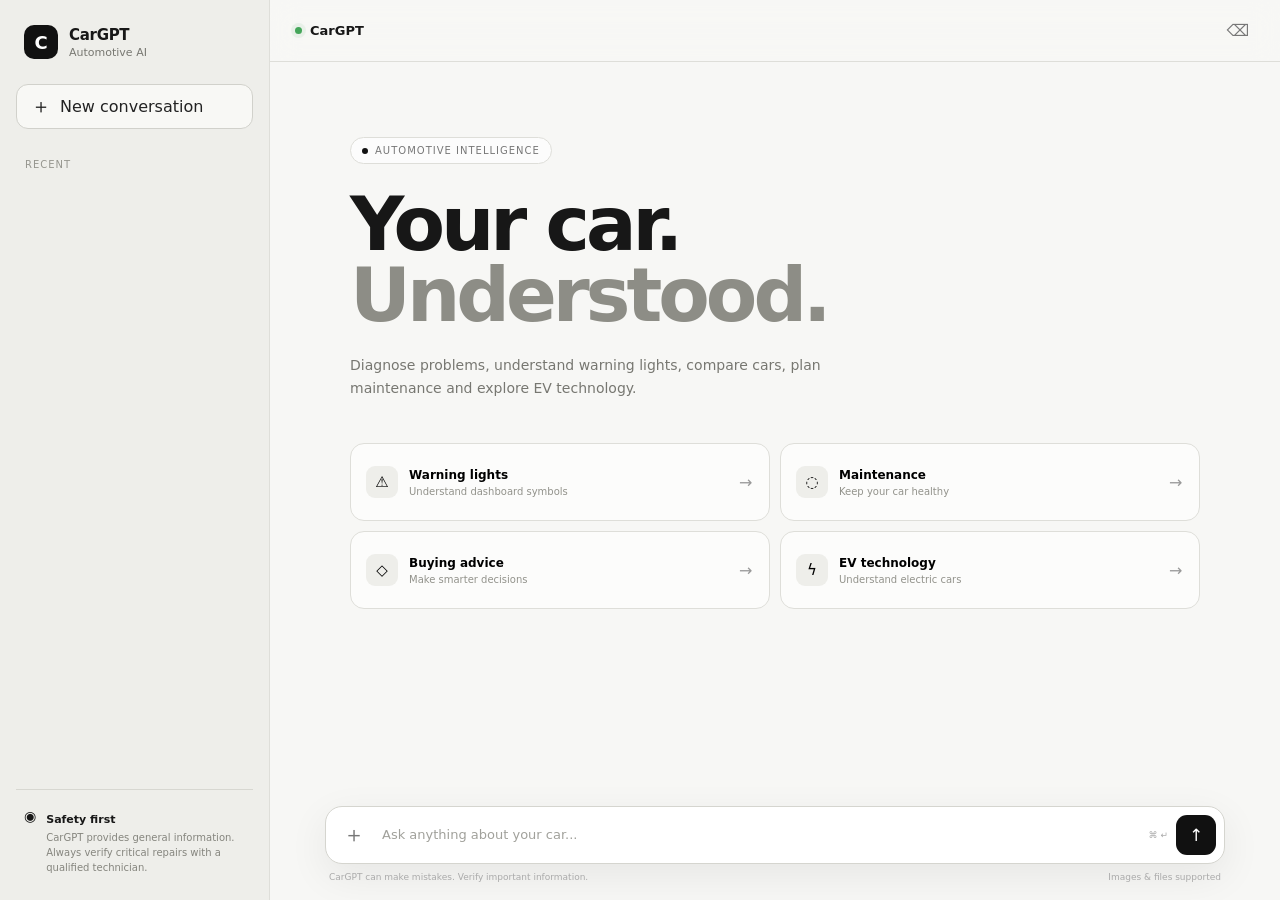
<file: cargpt-backend/public/index.html>
<!DOCTYPE html>
<html lang="en">
<head>
    <meta charset="UTF-8">
    <meta name="viewport" content="width=device-width, initial-scale=1.0">
    <meta name="description" content="CarGPT is an AI automotive assistant for diagnostics, maintenance, buying advice and EV questions.">
    <title>CarGPT — Automotive Assistant</title>
    <link rel="stylesheet" href="styles.css">
</head>
<body>

    <div class="app">

        <aside class="sidebar" id="sidebar">
            <div class="brand">
                <div class="brand-mark">C</div>
                <div>
                    <strong>CarGPT</strong>
                    <span>Automotive AI</span>
                </div>
            </div>

            <button class="new-chat" id="newChat">
                <span>＋</span>
                <span>New conversation</span>
            </button>

            <div class="sidebar-section">
                <div class="section-label">Recent</div>
                <div class="history" id="history"></div>
            </div>

            <div class="sidebar-bottom">
                <div class="safety-card">
                    <span class="safety-icon">◉</span>
                    <div>
                        <strong>Safety first</strong>
                        <p>CarGPT provides general information. Always verify critical repairs with a qualified technician.</p>
                    </div>
                </div>
            </div>
        </aside>

        <main class="main">

            <header class="topbar">
                <button class="mobile-menu" id="mobileMenu" aria-label="Open menu">☰</button>

                <div class="top-title">
                    <span class="status-dot"></span>
                    <span>CarGPT</span>
                </div>

                <div class="top-actions">
                    <button class="icon-button" id="clearChat" title="Clear conversation">⌫</button>
                </div>
            </header>

            <section class="content" id="content">

                <div class="hero" id="hero">
                    <div class="hero-badge">
                        <span></span>
                        Automotive intelligence
                    </div>

                    <h1>Your car.<br><em>Understood.</em></h1>

                    <p>
                        Diagnose problems, understand warning lights,
                        compare cars, plan maintenance and explore EV technology.
                    </p>

                    <div class="prompt-grid">
                        <button class="prompt-card" data-prompt="What does my check engine light mean?">
                            <span class="prompt-icon">⚠</span>
                            <span>
                                <strong>Warning lights</strong>
                                <small>Understand dashboard symbols</small>
                            </span>
                            <b>→</b>
                        </button>

                        <button class="prompt-card" data-prompt="How often should I change my engine oil?">
                            <span class="prompt-icon">◌</span>
                            <span>
                                <strong>Maintenance</strong>
                                <small>Keep your car healthy</small>
                            </span>
                            <b>→</b>
                        </button>

                        <button class="prompt-card" data-prompt="What should I check before buying a used car?">
                            <span class="prompt-icon">◇</span>
                            <span>
                                <strong>Buying advice</strong>
                                <small>Make smarter decisions</small>
                            </span>
                            <b>→</b>
                        </button>

                        <button class="prompt-card" data-prompt="Explain how electric vehicle batteries work.">
                            <span class="prompt-icon">ϟ</span>
                            <span>
                                <strong>EV technology</strong>
                                <small>Understand electric cars</small>
                            </span>
                            <b>→</b>
                        </button>
                    </div>
                </div>

                <div class="thread" id="thread"></div>

            </section>

            <div class="composer-area">

                <div class="drop-overlay" id="dropOverlay">
                    <div class="drop-box">
                        <div class="drop-symbol">↑</div>
                        <strong>Drop files here</strong>
                        <span>Images, PDFs, documents and data files</span>
                    </div>
                </div>

                <div class="attachment-tray hidden" id="attachmentTray">
                    <div class="attachment-header">
                        <span id="attachmentCount">0 attachments</span>
                        <button id="clearAttachments">Clear all</button>
                    </div>
                    <div class="attachments" id="attachments"></div>
                </div>

                <div class="composer">

                    <button
                        class="attach-button"
                        id="attachButton"
                        title="Attach files"
                        aria-label="Attach files"
                    >
                        <span>＋</span>
                    </button>

                    <textarea
                        id="messageInput"
                        rows="1"
                        placeholder="Ask anything about your car..."
                        aria-label="Message"
                    ></textarea>

                    <div class="composer-actions">
                        <span class="shortcut">⌘ ↵</span>

                        <button class="send-button" id="sendButton" aria-label="Send message">
                            <span>↑</span>
                        </button>
                    </div>

                    <input
                        type="file"
                        id="fileInput"
                        multiple
                        accept="image/*,.pdf,.txt,.csv,.json,.doc,.docx,.xls,.xlsx"
                        hidden
                    >
                </div>

                <div class="composer-footer">
                    <span>CarGPT can make mistakes. Verify important information.</span>
                    <span>Images & files supported</span>
                </div>
            </div>

        </main>
    </div>

    <div class="toast-container" id="toastContainer"></div>

    <div class="lightbox hidden" id="lightbox">
        <button class="lightbox-close" id="lightboxClose">×</button>
        <img id="lightboxImage" alt="Attachment preview">
    </div>

    <script src="app.js"></script>
</body>
</html>
</file>
<file: cargpt-backend/public/styles.css>
:root {
    --bg: #f7f7f5;
    --surface: #ffffff;
    --surface-2: #f1f1ee;
    --border: #deded9;
    --text: #171717;
    --muted: #777771;
    --soft: #9a9a94;
    --accent: #111111;
    --sidebar: #eeeeea;
    --danger: #d94a4a;
    --radius: 18px;
}

* {
    box-sizing: border-box;
    margin: 0;
    padding: 0;
}

body {
    font-family: Inter, ui-sans-serif, system-ui, -apple-system, BlinkMacSystemFont, "Segoe UI", sans-serif;
    background: var(--bg);
    color: var(--text);
    height: 100vh;
    overflow: hidden;
}

button,
textarea,
input {
    font: inherit;
}

button {
    border: 0;
    cursor: pointer;
}

.app {
    display: flex;
    width: 100%;
    height: 100vh;
}

.sidebar {
    width: 270px;
    flex-shrink: 0;
    background: var(--sidebar);
    border-right: 1px solid var(--border);
    padding: 22px 16px;
    display: flex;
    flex-direction: column;
}

.brand {
    display: flex;
    align-items: center;
    gap: 11px;
    padding: 3px 8px 25px;
}

.brand-mark {
    width: 34px;
    height: 34px;
    background: #111;
    color: white;
    border-radius: 10px;
    display: grid;
    place-items: center;
    font-weight: 800;
    font-size: 18px;
}

.brand strong {
    display: block;
    font-size: 15px;
    letter-spacing: -.3px;
}

.brand span {
    display: block;
    color: var(--muted);
    font-size: 11px;
    margin-top: 2px;
}

.new-chat {
    width: 100%;
    height: 45px;
    border: 1px solid #d1d1cb;
    background: #f8f8f5;
    border-radius: 12px;
    display: flex;
    align-items: center;
    gap: 9px;
    padding: 0 14px;
    color: #222;
    transition: .2s;
}

.new-chat:hover {
    background: white;
    transform: translateY(-1px);
}

.new-chat span:first-child {
    font-size: 20px;
}

.sidebar-section {
    margin-top: 30px;
    flex: 1;
    min-height: 0;
}

.section-label {
    text-transform: uppercase;
    letter-spacing: 1px;
    color: #96968f;
    font-size: 10px;
    padding: 0 9px 10px;
}

.history {
    overflow-y: auto;
    max-height: calc(100vh - 260px);
}

.history-item {
    padding: 10px;
    border-radius: 9px;
    color: #555;
    font-size: 12px;
    white-space: nowrap;
    overflow: hidden;
    text-overflow: ellipsis;
    cursor: pointer;
}

.history-item:hover {
    background: #e5e5e0;
}

.safety-card {
    border-top: 1px solid #d7d7d1;
    padding: 18px 8px 3px;
    display: flex;
    gap: 10px;
}

.safety-icon {
    font-size: 14px;
}

.safety-card strong {
    font-size: 11px;
}

.safety-card p {
    color: #85857e;
    font-size: 10px;
    line-height: 1.5;
    margin-top: 3px;
}

.main {
    min-width: 0;
    flex: 1;
    height: 100%;
    position: relative;
    display: flex;
    flex-direction: column;
}

.topbar {
    height: 62px;
    flex-shrink: 0;
    border-bottom: 1px solid var(--border);
    display: flex;
    align-items: center;
    justify-content: space-between;
    padding: 0 25px;
    background: rgba(247, 247, 245, .88);
    backdrop-filter: blur(14px);
    z-index: 5;
}

.top-title {
    display: flex;
    align-items: center;
    gap: 8px;
    font-size: 13px;
    font-weight: 650;
}

.status-dot {
    width: 7px;
    height: 7px;
    background: #45a65a;
    border-radius: 50%;
    box-shadow: 0 0 0 4px rgba(69,166,90,.08);
}

.top-actions {
    display: flex;
    gap: 7px;
}

.icon-button,
.mobile-menu {
    width: 34px;
    height: 34px;
    background: transparent;
    border-radius: 9px;
    color: #777;
}

.icon-button:hover,
.mobile-menu:hover {
    background: #eaeae5;
    color: #111;
}

.mobile-menu {
    display: none;
}

.content {
    flex: 1;
    min-height: 0;
    overflow-y: auto;
    scroll-behavior: smooth;
}

.hero {
    max-width: 900px;
    margin: 0 auto;
    padding: 75px 25px 45px;
}

.hero-badge {
    display: inline-flex;
    align-items: center;
    gap: 7px;
    border: 1px solid var(--border);
    background: rgba(255,255,255,.7);
    padding: 7px 11px;
    border-radius: 30px;
    color: #777;
    font-size: 10px;
    text-transform: uppercase;
    letter-spacing: 1px;
}

.hero-badge span {
    width: 6px;
    height: 6px;
    border-radius: 50%;
    background: #111;
}

.hero h1 {
    font-size: clamp(45px, 6vw, 75px);
    line-height: .95;
    letter-spacing: -4px;
    margin: 25px 0 22px;
    font-weight: 750;
}

.hero h1 em {
    color: #8d8d86;
    font-style: normal;
}

.hero > p {
    max-width: 540px;
    color: var(--muted);
    line-height: 1.7;
    font-size: 14px;
    margin-bottom: 42px;
}

.prompt-grid {
    display: grid;
    grid-template-columns: 1fr 1fr;
    gap: 10px;
}

.prompt-card {
    min-height: 78px;
    padding: 15px;
    border: 1px solid var(--border);
    border-radius: 14px;
    background: rgba(255,255,255,.68);
    display: grid;
    grid-template-columns: 33px 1fr 15px;
    align-items: center;
    gap: 10px;
    text-align: left;
    transition: .2s;
}

.prompt-card:hover {
    border-color: #aaa;
    background: #fff;
    transform: translateY(-2px);
}

.prompt-icon {
    width: 32px;
    height: 32px;
    border-radius: 9px;
    background: #eeeeea;
    display: grid;
    place-items: center;
    font-size: 15px;
}

.prompt-card strong {
    display: block;
    font-size: 12px;
}

.prompt-card small {
    display: block;
    margin-top: 4px;
    color: #92928b;
    font-size: 10px;
}

.prompt-card b {
    color: #999;
    font-weight: 400;
}

.thread {
    width: min(900px, 100%);
    margin: 0 auto;
    padding: 10px 25px 200px;
}

.message {
    display: flex;
    gap: 12px;
    margin: 25px 0;
    animation: messageIn .25s ease;
}

@keyframes messageIn {
    from {
        opacity: 0;
        transform: translateY(8px);
    }
    to {
        opacity: 1;
        transform: translateY(0);
    }
}

.message.user {
    justify-content: flex-end;
}

.message-avatar {
    width: 30px;
    height: 30px;
    flex-shrink: 0;
    border-radius: 9px;
    display: grid;
    place-items: center;
    font-size: 11px;
    font-weight: 700;
}

.assistant .message-avatar {
    background: #111;
    color: white;
}

.user .message-avatar {
    background: #deded8;
}

.message-body {
    max-width: 720px;
}

.message-name {
    color: #888;
    font-size: 10px;
    margin-bottom: 6px;
}

.message-text {
    font-size: 14px;
    line-height: 1.7;
    white-space: pre-wrap;
}

.user .message-text {
    background: #111;
    color: white;
    padding: 11px 15px;
    border-radius: 16px 16px 4px 16px;
}

.assistant .message-text {
    color: #30302d;
}

.typing {
    display: flex;
    gap: 4px;
    padding: 7px 0;
}

.typing span {
    width: 5px;
    height: 5px;
    background: #999;
    border-radius: 50%;
    animation: bounce 1s infinite;
}

.typing span:nth-child(2) {
    animation-delay: .15s;
}

.typing span:nth-child(3) {
    animation-delay: .3s;
}

@keyframes bounce {
    0%, 60%, 100% {
        transform: translateY(0);
    }
    30% {
        transform: translateY(-4px);
    }
}

.composer-area {
    position: absolute;
    left: 0;
    right: 0;
    bottom: 0;
    padding: 15px 25px 18px;
    background: linear-gradient(transparent, var(--bg) 25%);
    z-index: 4;
}

.composer {
    width: min(900px, 100%);
    margin: 0 auto;
    min-height: 58px;
    background: white;
    border: 1px solid #d5d5cf;
    border-radius: 17px;
    display: flex;
    align-items: flex-end;
    padding: 8px;
    box-shadow: 0 12px 40px rgba(0,0,0,.07);
    transition: .2s;
}

.composer:focus-within {
    border-color: #a8a8a0;
    box-shadow: 0 12px 40px rgba(0,0,0,.1);
}

.attach-button {
    width: 40px;
    height: 40px;
    flex-shrink: 0;
    border-radius: 11px;
    background: transparent;
    color: #777;
    font-size: 22px;
    transition: .2s;
}

.attach-button:hover {
    background: #f0f0ec;
    color: #111;
}

#messageInput {
    resize: none;
    border: 0;
    outline: 0;
    background: transparent;
    flex: 1;
    min-height: 40px;
    max-height: 160px;
    padding: 11px 8px;
    line-height: 1.4;
    font-size: 13px;
    color: #222;
}

#messageInput::placeholder {
    color: #a1a19b;
}

.composer-actions {
    display: flex;
    align-items: center;
    gap: 8px;
}

.shortcut {
    color: #aaa;
    font-size: 9px;
}

.send-button {
    width: 40px;
    height: 40px;
    border-radius: 11px;
    background: #111;
    color: white;
    display: grid;
    place-items: center;
    font-size: 17px;
    transition: .2s;
}

.send-button:hover {
    transform: translateY(-1px);
    background: #292929;
}

.send-button:disabled {
    opacity: .35;
    cursor: not-allowed;
    transform: none;
}

.composer-footer {
    width: min(900px, 100%);
    margin: 8px auto 0;
    display: flex;
    justify-content: space-between;
    color: #aaa;
    font-size: 9px;
    padding: 0 4px;
}

.attachment-tray {
    width: min(900px, 100%);
    margin: 0 auto 8px;
    padding: 10px;
    background: rgba(255,255,255,.96);
    border: 1px solid var(--border);
    border-radius: 15px;
}

.hidden {
    display: none !important;
}

.attachment-header {
    display: flex;
    justify-content: space-between;
    align-items: center;
    margin-bottom: 9px;
    color: #777;
    font-size: 10px;
}

.attachment-header button {
    background: transparent;
    color: #888;
    font-size: 10px;
}

.attachment-header button:hover {
    color: var(--danger);
}

.attachments {
    display: flex;
    gap: 8px;
    overflow-x: auto;
    padding-bottom: 2px;
}

.attachment {
    position: relative;
    width: 120px;
    min-width: 120px;
    height: 88px;
    border: 1px solid var(--border);
    border-radius: 11px;
    background: #f7f7f4;
    overflow: hidden;
}

.attachment-image {
    width: 100%;
    height: 100%;
    object-fit: cover;
    cursor: pointer;
}

.file-preview {
    height: 100%;
    padding: 12px 9px;
    display: flex;
    flex-direction: column;
    justify-content: center;
    gap: 5px;
}

.file-icon {
    font-size: 21px;
}

.file-name {
    font-size: 9px;
    white-space: nowrap;
    overflow: hidden;
    text-overflow: ellipsis;
}

.file-size {
    color: #999;
    font-size: 8px;
}

.remove-attachment {
    position: absolute;
    top: 5px;
    right: 5px;
    width: 21px;
    height: 21px;
    border-radius: 50%;
    background: rgba(0,0,0,.72);
    color: white;
    font-size: 14px;
    display: grid;
    place-items: center;
    z-index: 2;
}

.message-attachments {
    display: flex;
    flex-wrap: wrap;
    gap: 7px;
    margin-top: 8px;
}

.message-file {
    border: 1px solid var(--border);
    border-radius: 10px;
    background: #f4f4f0;
    padding: 9px 11px;
    display: flex;
    align-items: center;
    gap: 8px;
    max-width: 220px;
}

.message-file img {
    width: 45px;
    height: 45px;
    border-radius: 7px;
    object-fit: cover;
    cursor: pointer;
}

.message-file-info {
    min-width: 0;
}

.message-file-name {
    font-size: 10px;
    font-weight: 600;
    white-space: nowrap;
    overflow: hidden;
    text-overflow: ellipsis;
}

.message-file-size {
    color: #999;
    font-size: 8px;
    margin-top: 3px;
}

.drop-overlay {
    position: absolute;
    inset: 0;
    background: rgba(245,245,242,.92);
    backdrop-filter: blur(8px);
    z-index: 20;
    display: none;
    place-items: center;
}

.drop-overlay.active {
    display: grid;
}

.drop-box {
    width: min(420px, 90%);
    height: 220px;
    border: 2px dashed #999;
    border-radius: 22px;
    display: grid;
    place-items: center;
    align-content: center;
    gap: 8px;
    text-align: center;
}

.drop-symbol {
    font-size: 38px;
    margin-bottom: 5px;
}

.drop-box strong {
    font-size: 16px;
}

.drop-box span {
    color: #888;
    font-size: 11px;
}

.toast-container {
    position: fixed;
    top: 75px;
    right: 20px;
    z-index: 100;
    display: flex;
    flex-direction: column;
    gap: 8px;
}

.toast {
    background: #111;
    color: white;
    padding: 11px 14px;
    border-radius: 10px;
    font-size: 11px;
    box-shadow: 0 10px 30px rgba(0,0,0,.18);
    animation: toastIn .25s ease;
}

.toast.error {
    background: #a72e2e;
}

@keyframes toastIn {
    from {
        opacity: 0;
        transform: translateX(15px);
    }
    to {
        opacity: 1;
        transform: translateX(0);
    }
}

.lightbox {
    position: fixed;
    inset: 0;
    background: rgba(0,0,0,.88);
    z-index: 200;
    display: grid;
    place-items: center;
    padding: 40px;
}

.lightbox img {
    max-width: min(100%, 1000px);
    max-height: 90vh;
    object-fit: contain;
    border-radius: 10px;
}

.lightbox-close {
    position: fixed;
    top: 20px;
    right: 25px;
    width: 40px;
    height: 40px;
    border-radius: 50%;
    background: rgba(255,255,255,.15);
    color: white;
    font-size: 25px;
}

@media (max-width: 760px) {
    .sidebar {
        position: fixed;
        left: -280px;
        top: 0;
        bottom: 0;
        z-index: 50;
        transition: .25s;
        box-shadow: 10px 0 30px rgba(0,0,0,.12);
    }

    .sidebar.open {
        left: 0;
    }

    .mobile-menu {
        display: block;
    }

    .topbar {
        padding: 0 15px;
    }

    .hero {
        padding: 55px 18px 30px;
    }

    .hero h1 {
        font-size: 50px;
        letter-spacing: -3px;
    }

    .hero > p {
        font-size: 13px;
    }

    .prompt-grid {
        grid-template-columns: 1fr;
    }

    .thread {
        padding-left: 18px;
        padding-right: 18px;
    }

    .composer-area {
        padding: 10px 12px 13px;
    }

    .composer-footer span:last-child {
        display: none;
    }

    .shortcut {
        display: none;
    }

    .message-body {
        max-width: calc(100vw - 90px);
    }
}

@media (max-width: 450px) {
    .hero h1 {
        font-size: 43px;
    }

    .composer {
        border-radius: 14px;
    }

    .attach-button,
    .send-button {
        width: 37px;
        height: 37px;
    }

    .attachment {
        width: 105px;
        min-width: 105px;
    }
}
</file>
